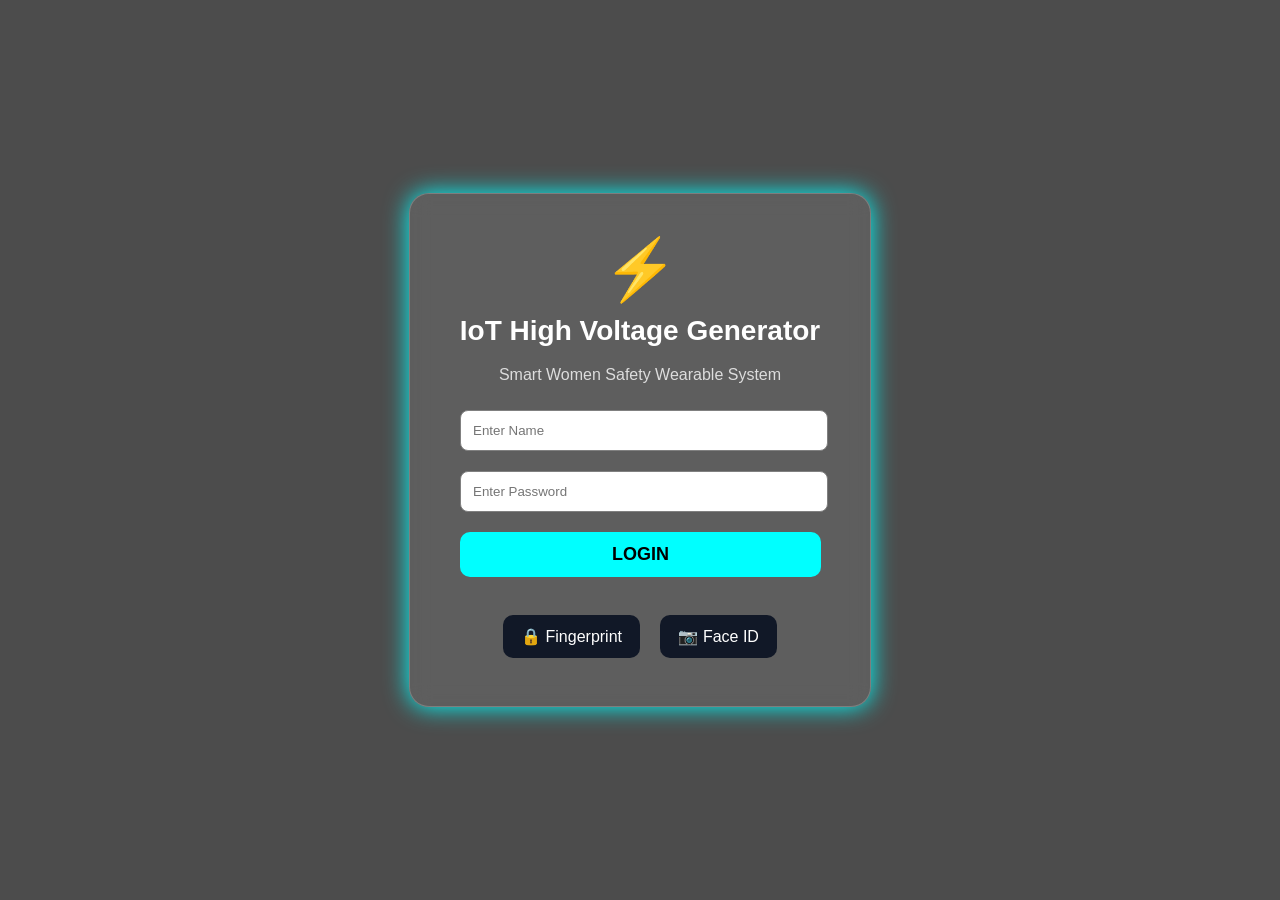
<file: index.html>
<!DOCTYPE html>
<html>

<head>
    <title>IoT High Voltage Generator</title>

    <link rel="stylesheet" href="style.css">

    <style>

        body {
            margin: 0;
            padding: 0;
            font-family: Arial, sans-serif;

            height: 100vh;

            display: flex;
            justify-content: center;
            align-items: center;

            background:
            linear-gradient(rgba(0,0,0,0.7),
            rgba(0,0,0,0.7)),

            url('https://images.unsplash.com/photo-1518770660439-4636190af475?q=80&w=1200');

            background-size: cover;
            background-position: center;
        }

        .login-box {

            width: 380px;

            background: rgba(255,255,255,0.1);

            border: 1px solid rgba(255,255,255,0.2);

            backdrop-filter: blur(10px);

            padding: 40px;

            border-radius: 20px;

            text-align: center;

            color: white;

            box-shadow: 0 0 25px #00ffff;
        }

        .shock {
            font-size: 60px;
            color: yellow;
            animation: glow 1s infinite alternate;
        }

        @keyframes glow {

            from {
                text-shadow: 0 0 10px yellow;
            }

            to {
                text-shadow: 0 0 30px cyan;
            }
        }

        h1 {
            margin-top: 10px;
            font-size: 28px;
        }

        p {
            color: #ddd;
        }

        input {

            width: 90%;

            padding: 12px;

            margin: 12px 0;

            border: none;

            border-radius: 10px;

            outline: none;
        }

        .login-btn {

            width: 95%;

            padding: 12px;

            border: none;

            border-radius: 10px;

            background: cyan;

            color: black;

            font-size: 18px;

            cursor: pointer;

            font-weight: bold;
        }

        .login-btn:hover {
            background: yellow;
        }

        .bio-buttons {
            margin-top: 20px;
        }

        .bio-buttons button {

            padding: 12px 18px;

            margin: 8px;

            border: none;

            border-radius: 10px;

            background: #111827;

            color: white;

            cursor: pointer;

            font-size: 16px;
        }

        .bio-buttons button:hover {
            background: cyan;
            color: black;
        }

    </style>

</head>

<body>

    <div class="login-box">

        <div class="shock">⚡</div>

        <h1>IoT High Voltage Generator</h1>

        <p>Smart Women Safety Wearable System</p>

        <input type="text" placeholder="Enter Name">

        <input type="password" placeholder="Enter Password">

        <button class="login-btn" onclick="login()">
            LOGIN
        </button>

        <div class="bio-buttons">

            <button>🔒 Fingerprint</button>

            <button>📷 Face ID</button>

        </div>

    </div>

    <script src="script.js"></script>

</body>

</html>
</file>
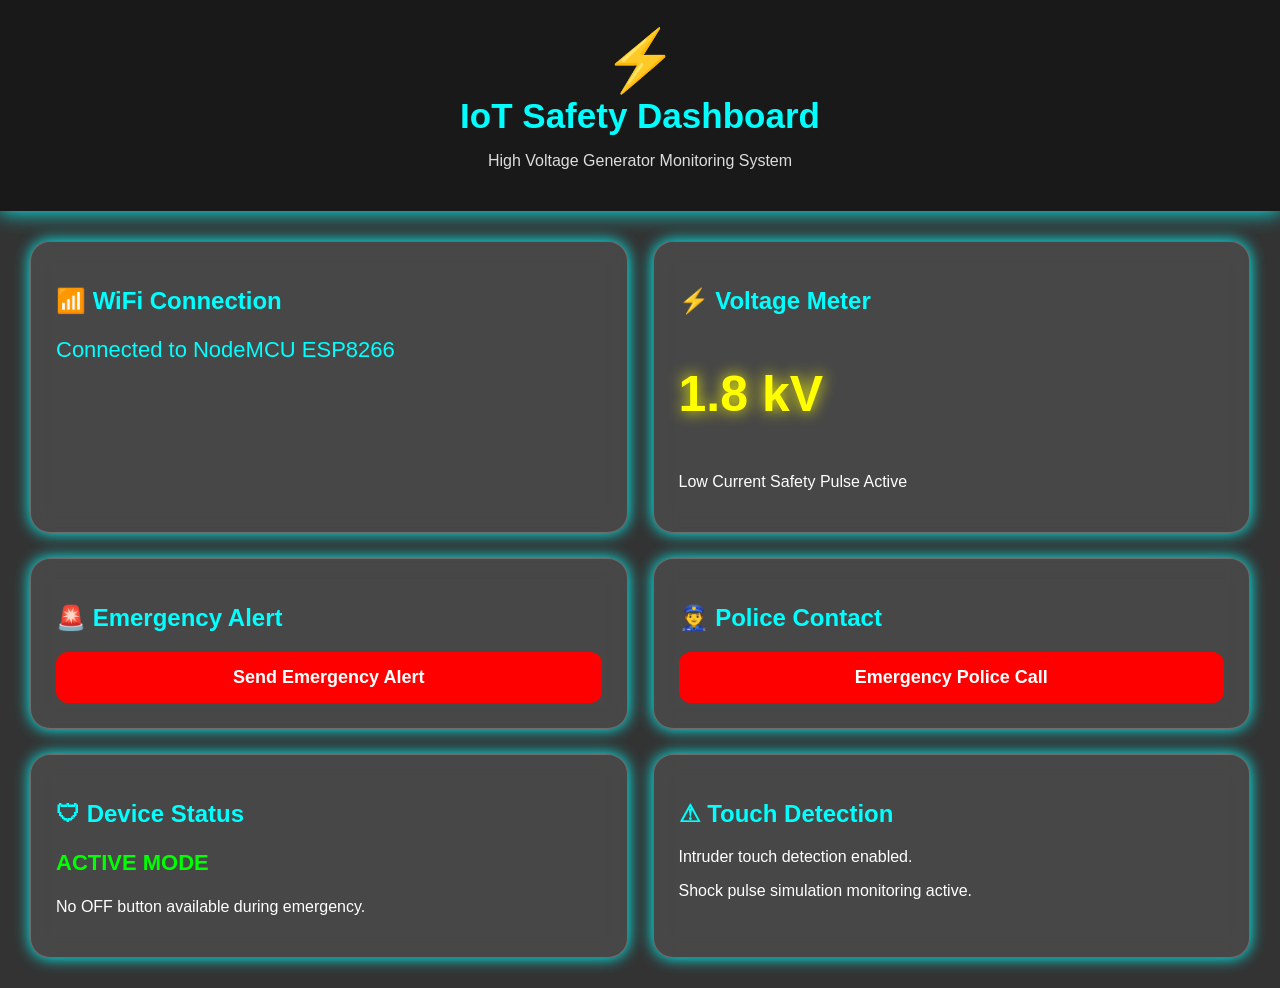
<file: dashboard.html>
<!DOCTYPE html>
<html>

<head>

    <title>Safety Dashboard</title>

    <style>

        body {

            margin: 0;
            font-family: Arial, sans-serif;

            background:
            linear-gradient(rgba(0,0,0,0.8),
            rgba(0,0,0,0.8)),

            url('https://images.unsplash.com/photo-1518770660439-4636190af475?q=80&w=1200');

            background-size: cover;
            background-position: center;

            color: white;
        }

        header {

            text-align: center;

            padding: 25px;

            background: rgba(0,0,0,0.5);

            box-shadow: 0 0 20px cyan;
        }

        header h1 {
            margin: 0;
            color: cyan;
            font-size: 35px;
        }

        header p {
            color: #ddd;
        }

        .dashboard {

            display: grid;

            grid-template-columns: repeat(2, 1fr);

            gap: 25px;

            padding: 30px;
        }

        .card {

            background: rgba(255,255,255,0.1);

            border: 1px solid rgba(255,255,255,0.2);

            backdrop-filter: blur(10px);

            padding: 25px;

            border-radius: 20px;

            box-shadow: 0 0 15px cyan;

            transition: 0.3s;
        }

        .card:hover {
            transform: scale(1.03);
            box-shadow: 0 0 25px yellow;
        }

        h2 {
            color: cyan;
        }

        .status {
            color: lime;
            font-weight: bold;
            font-size: 20px;
        }

        .voltage {

            font-size: 50px;

            color: yellow;

            text-shadow: 0 0 15px yellow;

            font-weight: bold;
        }

        .danger-btn {

            width: 100%;

            padding: 15px;

            border: none;

            border-radius: 12px;

            background: red;

            color: white;

            font-size: 18px;

            cursor: pointer;

            font-weight: bold;
        }

        .danger-btn:hover {
            background: darkred;
        }

        .active {

            color: lime;

            font-size: 22px;

            font-weight: bold;
        }

        .wifi {

            font-size: 22px;

            color: cyan;
        }

        .shock-icon {

            font-size: 60px;

            text-align: center;

            color: yellow;

            animation: glow 1s infinite alternate;
        }

        @keyframes glow {

            from {
                text-shadow: 0 0 10px yellow;
            }

            to {
                text-shadow: 0 0 25px cyan;
            }
        }

        @media(max-width: 768px) {

            .dashboard {
                grid-template-columns: 1fr;
            }
        }

    </style>

</head>

<body>

    <header>

        <div class="shock-icon">⚡</div>

        <h1>IoT Safety Dashboard</h1>

        <p>High Voltage Generator Monitoring System</p>

    </header>

    <div class="dashboard">

        <div class="card">

            <h2>📶 WiFi Connection</h2>

            <p class="wifi">
                Connected to NodeMCU ESP8266
            </p>

        </div>

        <div class="card">

            <h2>⚡ Voltage Meter</h2>

            <p class="voltage">1.8 kV</p>

            <p>Low Current Safety Pulse Active</p>

        </div>

        <div class="card">

            <h2>🚨 Emergency Alert</h2>

            <button class="danger-btn">
                Send Emergency Alert
            </button>

        </div>

        <div class="card">

            <h2>👮 Police Contact</h2>

            <button class="danger-btn">
                Emergency Police Call
            </button>

        </div>

        <div class="card">

            <h2>🛡 Device Status</h2>

            <p class="active">
                ACTIVE MODE
            </p>

            <p>No OFF button available during emergency.</p>

        </div>

        <div class="card">

            <h2>⚠ Touch Detection</h2>

            <p>
                Intruder touch detection enabled.
            </p>

            <p>
                Shock pulse simulation monitoring active.
            </p>

        </div>

    </div>

</body>

</html>
</file>
<file: style.css>
body {
    margin: 0;
    font-family: Arial;
    background: #f2f6ff;
}

.login-body {
    height: 100vh;
    display: flex;
    justify-content: center;
    align-items: center;
    background: linear-gradient(to right, #0f172a, #2563eb);
}

.login-box {
    background: white;
    padding: 30px;
    width: 350px;
    text-align: center;
    border-radius: 15px;
}

.login-box input {
    width: 90%;
    padding: 12px;
    margin: 10px;
    border-radius: 8px;
    border: 1px solid gray;
}

button {
    padding: 12px 20px;
    margin: 10px;
    border: none;
    border-radius: 8px;
    background: #2563eb;
    color: white;
    cursor: pointer;
}

.bio-buttons button {
    background: #0f172a;
}

header {
    background: #2563eb;
    color: white;
    text-align: center;
    padding: 25px;
}

.dashboard {
    display: grid;
    grid-template-columns: repeat(2, 1fr);
    gap: 25px;
    padding: 30px;
}

.card {
    background: white;
    padding: 25px;
    border-radius: 15px;
    box-shadow: 0 0 10px #ccc;
}

.status {
    color: green;
    font-weight: bold;
}

.voltage {
    font-size: 35px;
    color: red;
    font-weight: bold;
}

.danger {
    background: red;
}

.active {
    color: green;
    font-weight: bold;
}
</file>
